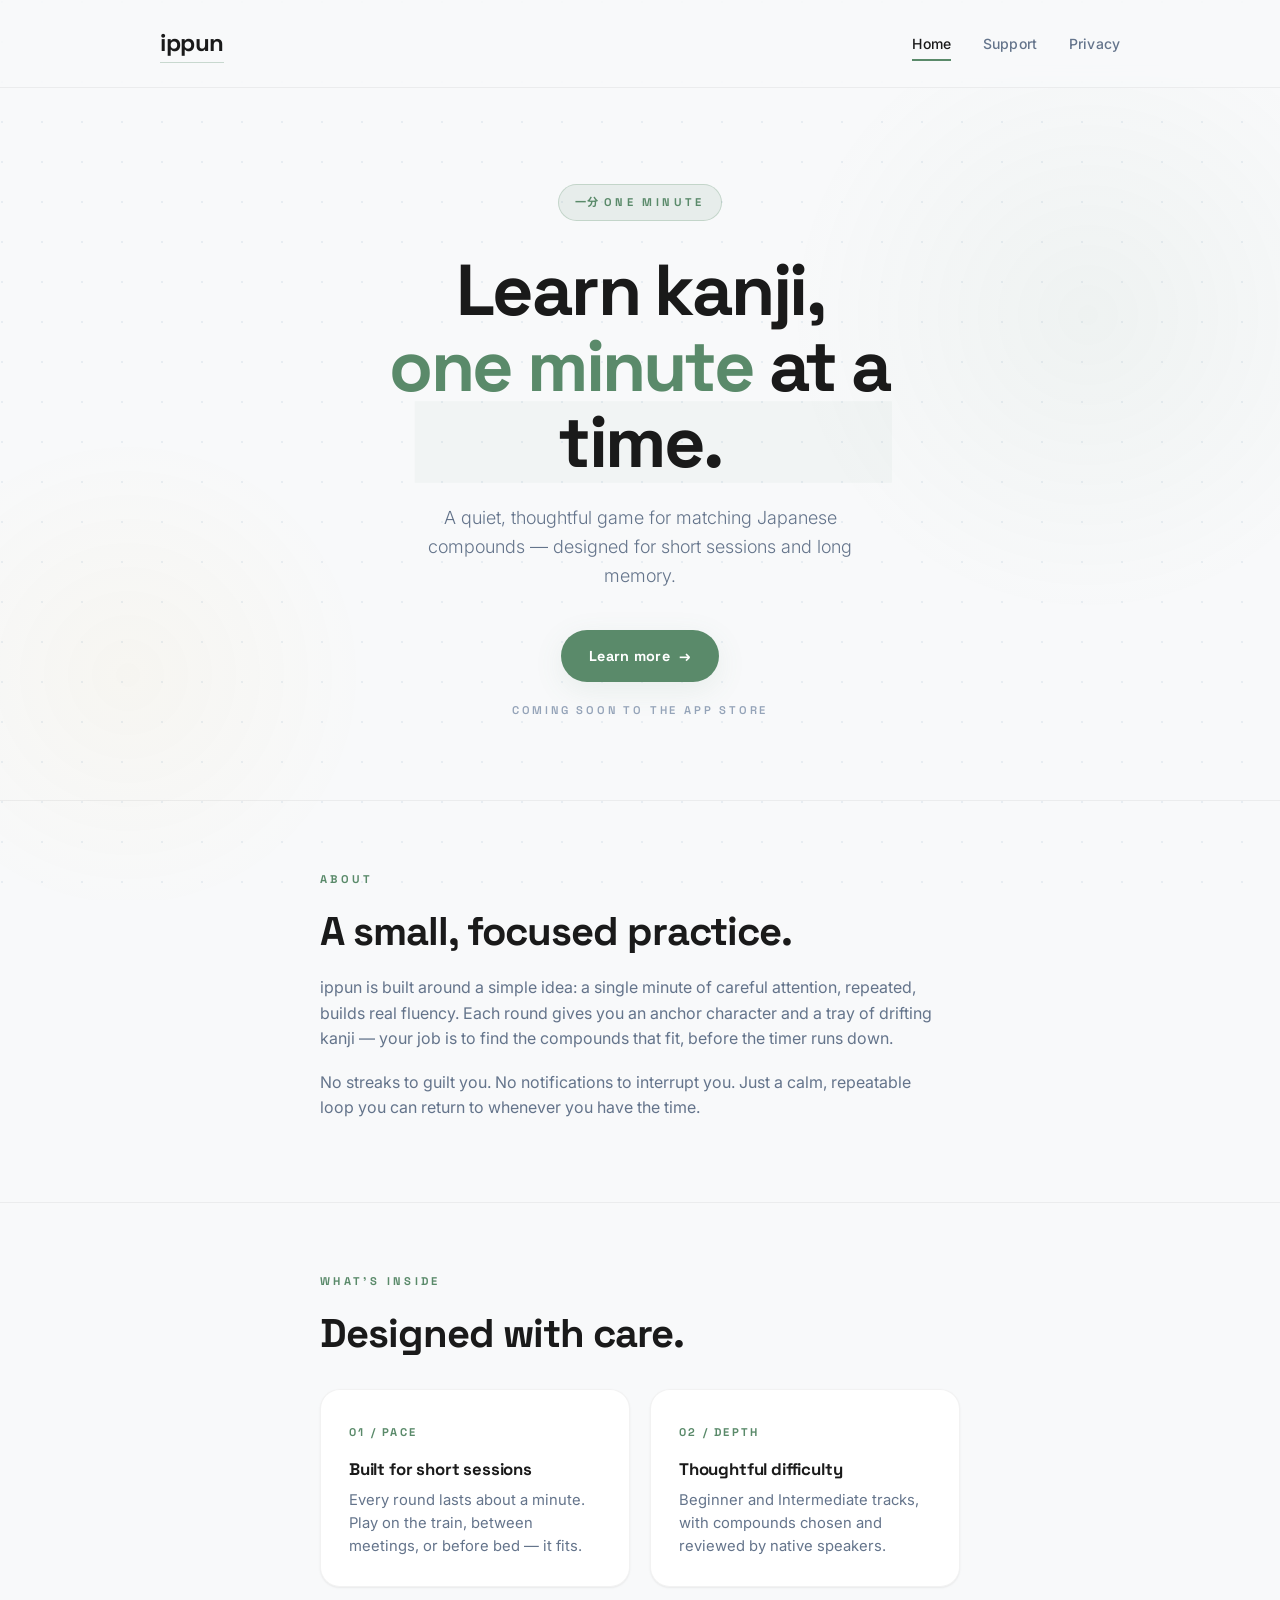
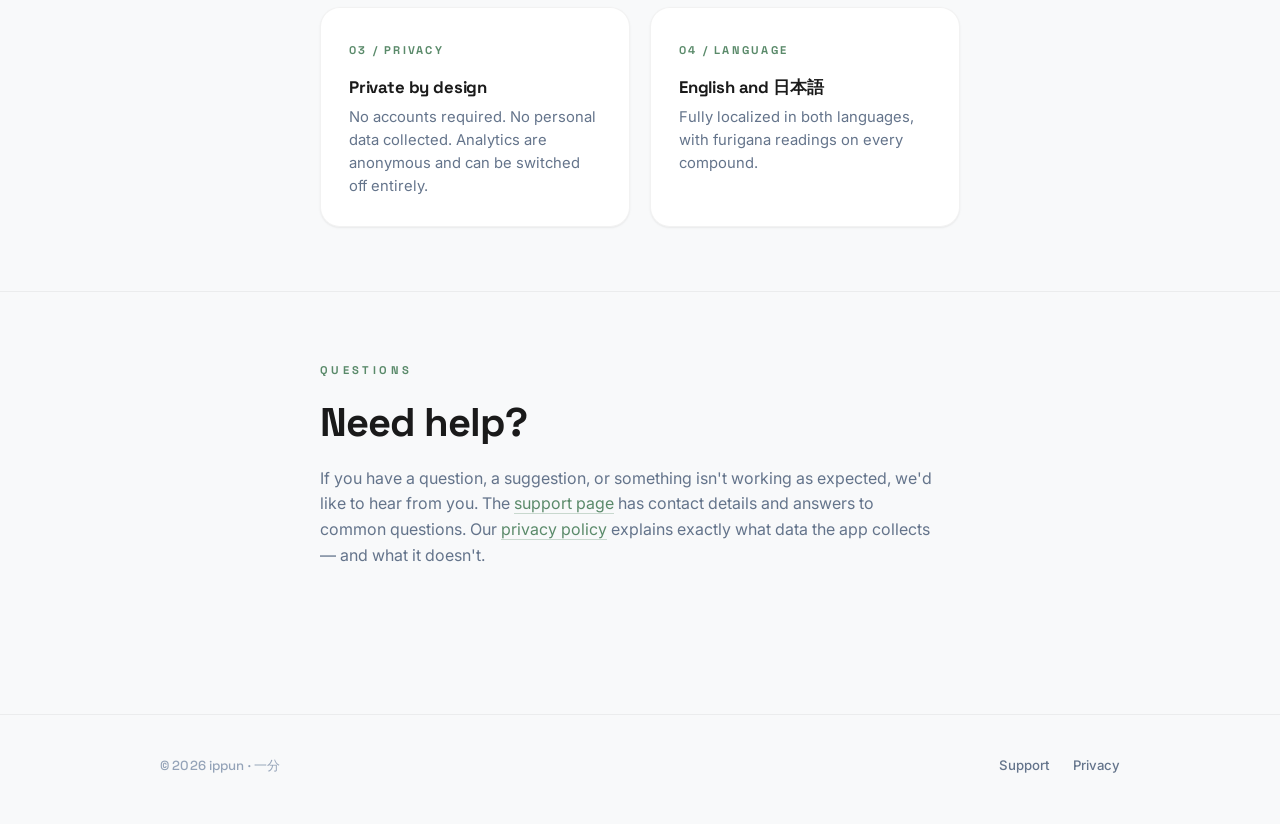
<file: index.html>
<!DOCTYPE html>
<html lang="en">
<head>
<meta charset="UTF-8">
<meta name="viewport" content="width=device-width, initial-scale=1.0">
<meta name="description" content="ippun — a quiet, thoughtful game for learning Japanese kanji through matching and rhythm.">
<title>ippun — learn kanji, one minute at a time</title>
<link rel="preconnect" href="https://fonts.googleapis.com">
<link rel="preconnect" href="https://fonts.gstatic.com" crossorigin>
<link href="https://fonts.googleapis.com/css2?family=Space+Grotesk:wght@300;400;500;600;700&family=Inter:wght@300;400;500;600;700&family=Noto+Sans+JP:wght@400;700;900&display=swap" rel="stylesheet">
<link rel="stylesheet" href="assets/style.css">
</head>
<body>

<header class="site-header">
  <div class="wrap-wide site-header-inner">
    <a href="index.html" class="brand">
      <span class="brand-name">ippun</span>
    </a>
    <nav class="primary" aria-label="Primary">
      <a href="index.html" aria-current="page">Home</a>
      <a href="support.html">Support</a>
      <a href="privacy.html">Privacy</a>
    </nav>
  </div>
</header>

<main>

  <section class="hero">
    <div class="hero-kanji-ghost" aria-hidden="true">一</div>
    <div class="wrap">
      <p class="eyebrow"><span class="jp">一分</span>One Minute</p>
      <h1>Learn kanji,<br><span class="accent">one minute</span> at a time.</h1>
      <p class="lede">A quiet, thoughtful game for matching Japanese compounds — designed for short sessions and long memory.</p>
      <a href="#about" class="hero-cta">
        Learn more
        <span aria-hidden="true">→</span>
      </a>
      <span class="hero-cta-note">Coming soon to the App Store</span>
    </div>
  </section>

  <section id="about">
    <div class="wrap">
      <p class="section-label">About</p>
      <h2>A small, focused practice.</h2>
      <p>ippun is built around a simple idea: a single minute of careful attention, repeated, builds real fluency. Each round gives you an anchor character and a tray of drifting kanji — your job is to find the compounds that fit, before the timer runs down.</p>
      <p>No streaks to guilt you. No notifications to interrupt you. Just a calm, repeatable loop you can return to whenever you have the time.</p>
    </div>
  </section>

  <section>
    <div class="wrap">
      <p class="section-label">What's inside</p>
      <h2>Designed with care.</h2>
      <div class="features">
        <div class="feature">
          <span class="feature-num">01 / Pace</span>
          <h3>Built for short sessions</h3>
          <p>Every round lasts about a minute. Play on the train, between meetings, or before bed — it fits.</p>
        </div>
        <div class="feature">
          <span class="feature-num">02 / Depth</span>
          <h3>Thoughtful difficulty</h3>
          <p>Beginner and Intermediate tracks, with compounds chosen and reviewed by native speakers.</p>
        </div>
        <div class="feature">
          <span class="feature-num">03 / Privacy</span>
          <h3>Private by design</h3>
          <p>No accounts required. No personal data collected. Analytics are anonymous and can be switched off entirely.</p>
        </div>
        <div class="feature">
          <span class="feature-num">04 / Language</span>
          <h3>English and 日本語</h3>
          <p>Fully localized in both languages, with furigana readings on every compound.</p>
        </div>
      </div>
    </div>
  </section>

  <section>
    <div class="wrap">
      <p class="section-label">Questions</p>
      <h2>Need help?</h2>
      <p>If you have a question, a suggestion, or something isn't working as expected, we'd like to hear from you. The <a href="support.html">support page</a> has contact details and answers to common questions. Our <a href="privacy.html">privacy policy</a> explains exactly what data the app collects — and what it doesn't.</p>
    </div>
  </section>

</main>

<footer class="site-footer">
  <div class="wrap-wide site-footer-inner">
    <span class="colophon">© <span id="year"></span> ippun · 一分</span>
    <nav aria-label="Footer">
      <a href="support.html">Support</a>
      <a href="privacy.html">Privacy</a>
    </nav>
  </div>
</footer>

<script>
  document.getElementById('year').textContent = new Date().getFullYear();
</script>

</body>
</html>
</file>
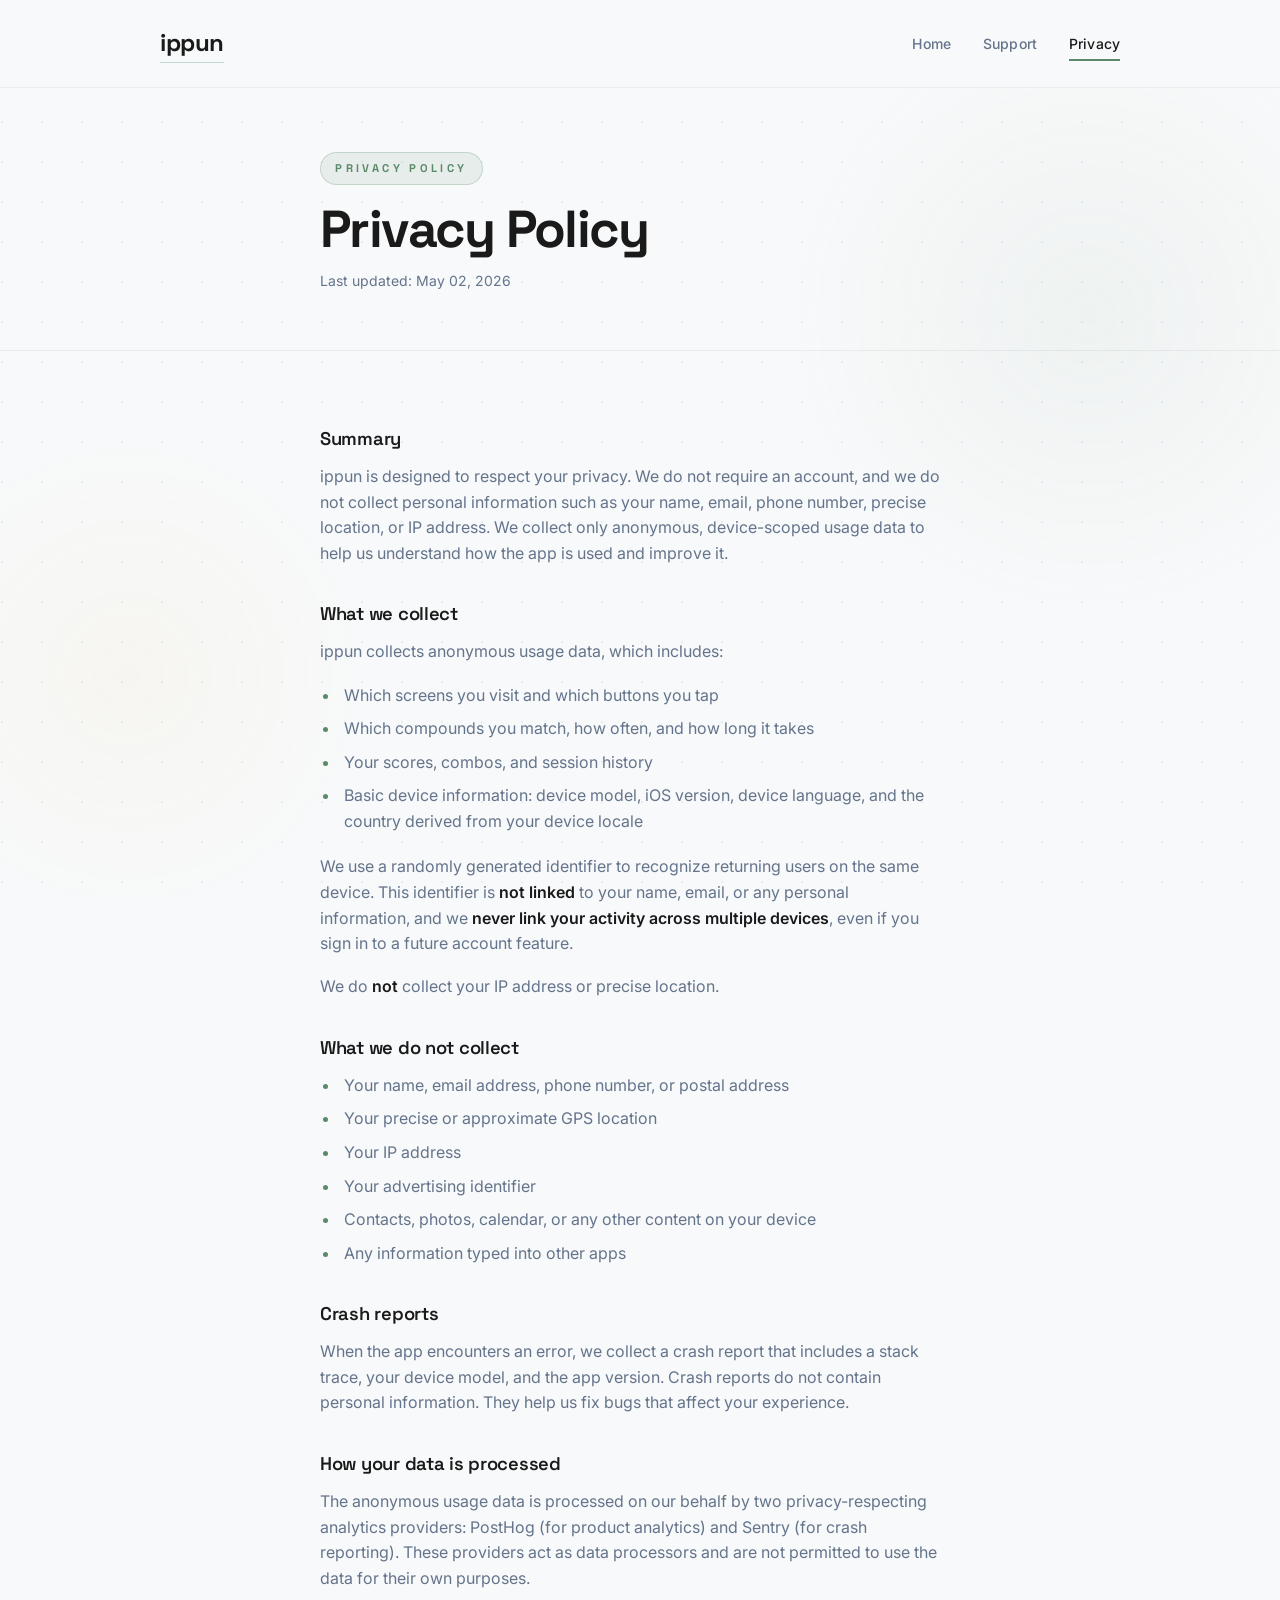
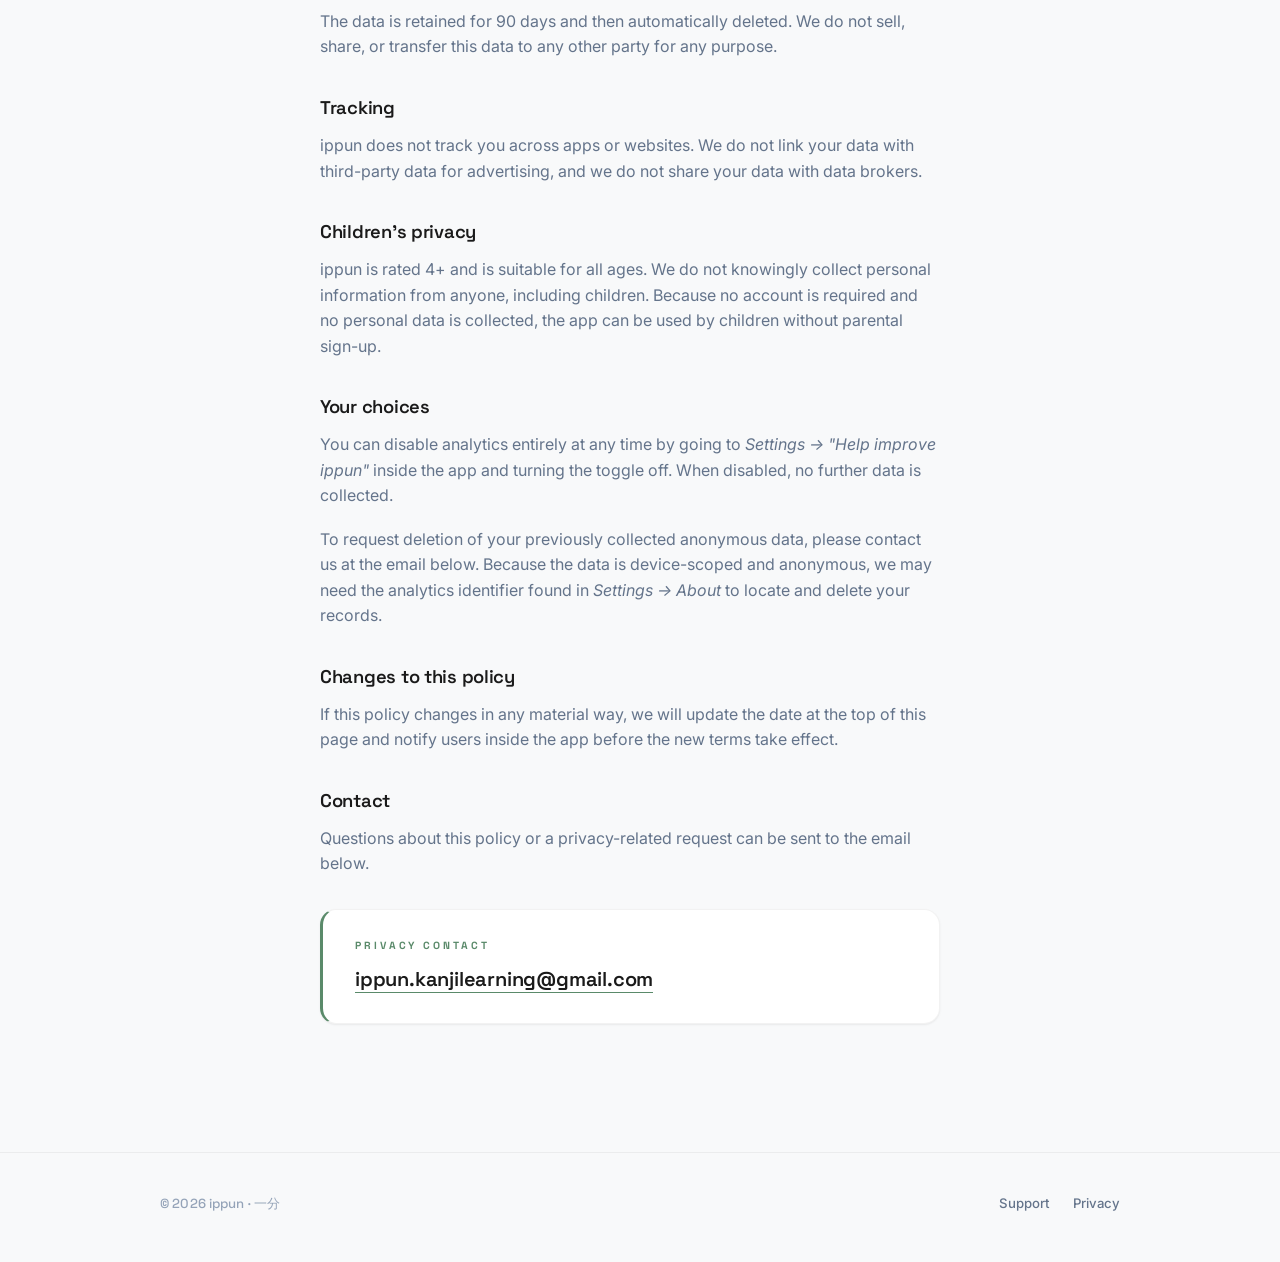
<file: privacy.html>
<!DOCTYPE html>
<html lang="en">
<head>
<meta charset="UTF-8">
<meta name="viewport" content="width=device-width, initial-scale=1.0">
<meta name="description" content="Privacy policy for ippun — what data we collect, what we don't, and how to opt out.">
<title>Privacy Policy — ippun</title>
<link rel="preconnect" href="https://fonts.googleapis.com">
<link rel="preconnect" href="https://fonts.gstatic.com" crossorigin>
<link href="https://fonts.googleapis.com/css2?family=Space+Grotesk:wght@300;400;500;600;700&family=Inter:wght@300;400;500;600;700&family=Noto+Sans+JP:wght@400;700;900&display=swap" rel="stylesheet">
<link rel="stylesheet" href="assets/style.css">
</head>
<body>

<header class="site-header">
  <div class="wrap-wide site-header-inner">
    <a href="index.html" class="brand">
      <span class="brand-name">ippun</span>
    </a>
    <nav class="primary" aria-label="Primary">
      <a href="index.html">Home</a>
      <a href="support.html">Support</a>
      <a href="privacy.html" aria-current="page">Privacy</a>
    </nav>
  </div>
</header>

<main>

  <div class="doc-header">
    <div class="wrap">
      <p class="kicker">Privacy Policy</p>
      <h1>Privacy Policy</h1>
      <p class="updated">Last updated: <span id="lastUpdated">May 02, 2026</span></p>
    </div>
  </div>

  <section class="doc-body">
    <div class="wrap">

      <h3>Summary</h3>
      <p>ippun is designed to respect your privacy. We do not require an account, and we do not collect personal information such as your name, email, phone number, precise location, or IP address. We collect only anonymous, device-scoped usage data to help us understand how the app is used and improve it.</p>

      <h3>What we collect</h3>
      <p>ippun collects anonymous usage data, which includes:</p>
      <ul>
        <li>Which screens you visit and which buttons you tap</li>
        <li>Which compounds you match, how often, and how long it takes</li>
        <li>Your scores, combos, and session history</li>
        <li>Basic device information: device model, iOS version, device language, and the country derived from your device locale</li>
      </ul>
      <p>We use a randomly generated identifier to recognize returning users on the same device. This identifier is <strong>not linked</strong> to your name, email, or any personal information, and we <strong>never link your activity across multiple devices</strong>, even if you sign in to a future account feature.</p>
      <p>We do <strong>not</strong> collect your IP address or precise location.</p>

      <h3>What we do not collect</h3>
      <ul>
        <li>Your name, email address, phone number, or postal address</li>
        <li>Your precise or approximate GPS location</li>
        <li>Your IP address</li>
        <li>Your advertising identifier</li>
        <li>Contacts, photos, calendar, or any other content on your device</li>
        <li>Any information typed into other apps</li>
      </ul>

      <h3>Crash reports</h3>
      <p>When the app encounters an error, we collect a crash report that includes a stack trace, your device model, and the app version. Crash reports do not contain personal information. They help us fix bugs that affect your experience.</p>

      <h3>How your data is processed</h3>
      <p>The anonymous usage data is processed on our behalf by two privacy-respecting analytics providers: PostHog (for product analytics) and Sentry (for crash reporting). These providers act as data processors and are not permitted to use the data for their own purposes.</p>
      <p>The data is retained for 90 days and then automatically deleted. We do not sell, share, or transfer this data to any other party for any purpose.</p>

      <h3>Tracking</h3>
      <p>ippun does not track you across apps or websites. We do not link your data with third-party data for advertising, and we do not share your data with data brokers.</p>

      <h3>Children's privacy</h3>
      <p>ippun is rated 4+ and is suitable for all ages. We do not knowingly collect personal information from anyone, including children. Because no account is required and no personal data is collected, the app can be used by children without parental sign-up.</p>

      <h3>Your choices</h3>
      <p>You can disable analytics entirely at any time by going to <em>Settings → "Help improve ippun"</em> inside the app and turning the toggle off. When disabled, no further data is collected.</p>
      <p>To request deletion of your previously collected anonymous data, please contact us at the email below. Because the data is device-scoped and anonymous, we may need the analytics identifier found in <em>Settings → About</em> to locate and delete your records.</p>

      <h3>Changes to this policy</h3>
      <p>If this policy changes in any material way, we will update the date at the top of this page and notify users inside the app before the new terms take effect.</p>

      <h3>Contact</h3>
      <p>Questions about this policy or a privacy-related request can be sent to the email below.</p>

      <div class="contact-card">
        <div class="label">Privacy contact</div>
        <div class="value"><a href="mailto:ippun.kanjilearning@gmail.com">ippun.kanjilearning@gmail.com</a></div>
      </div>

    </div>
  </section>

</main>

<footer class="site-footer">
  <div class="wrap-wide site-footer-inner">
    <span class="colophon">© <span id="year"></span> ippun · 一分</span>
    <nav aria-label="Footer">
      <a href="support.html">Support</a>
      <a href="privacy.html">Privacy</a>
    </nav>
  </div>
</footer>

<script>
  document.getElementById('year').textContent = new Date().getFullYear();
</script>

</body>
</html>
</file>
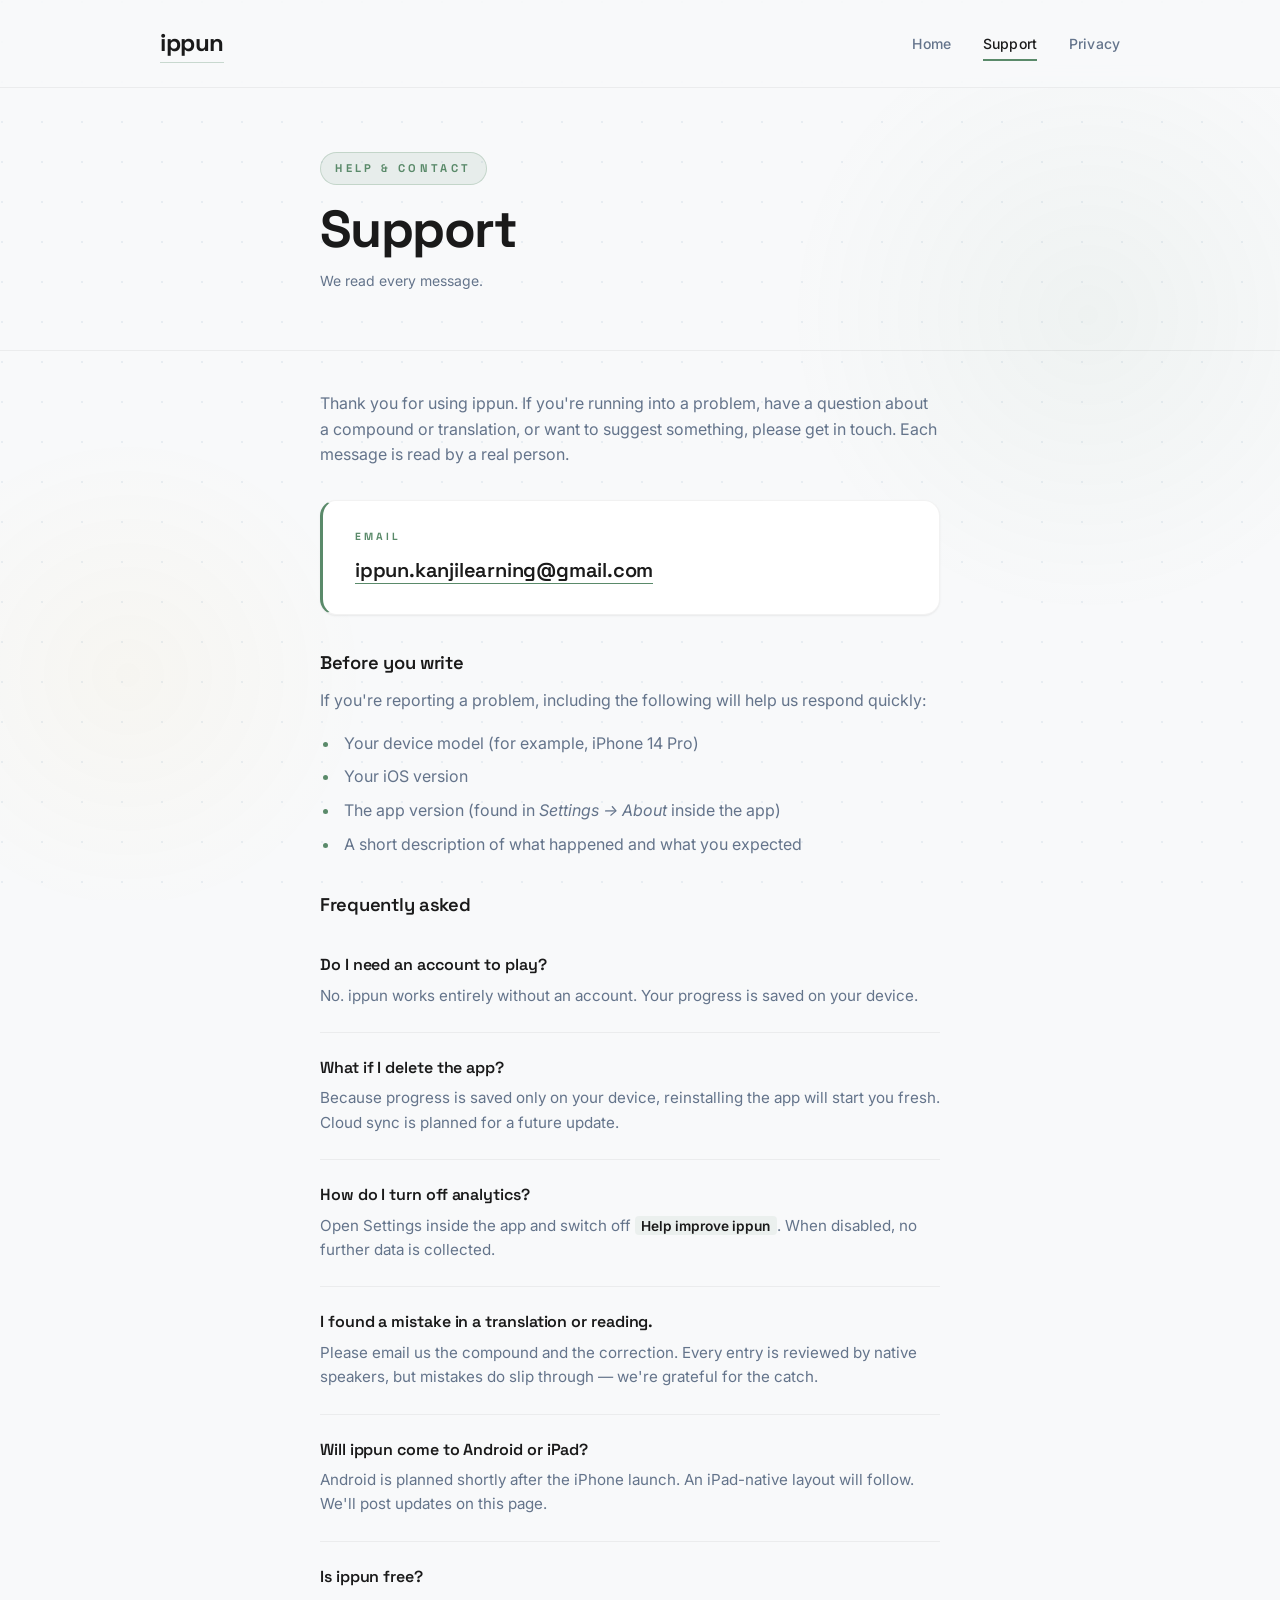
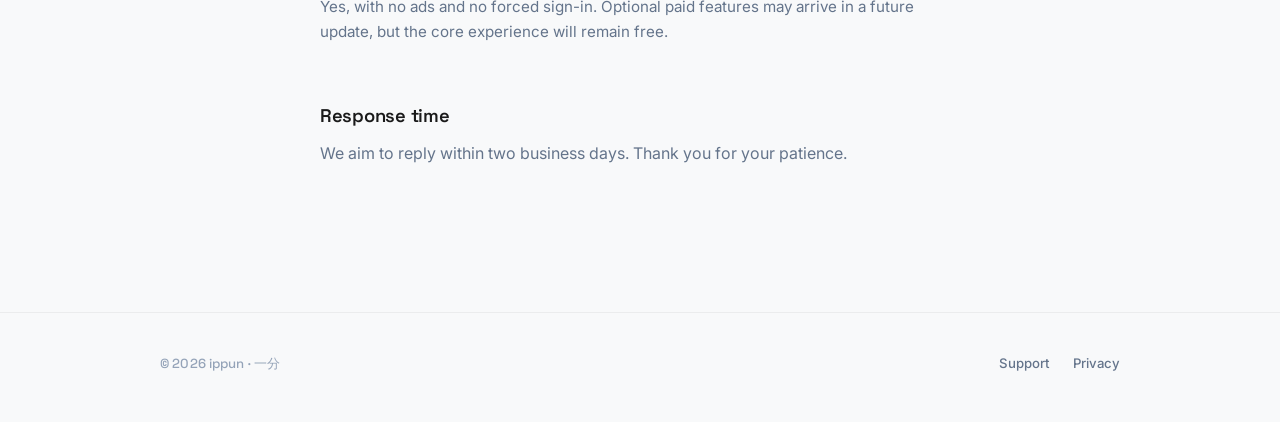
<file: support.html>
<!DOCTYPE html>
<html lang="en">
<head>
<meta charset="UTF-8">
<meta name="viewport" content="width=device-width, initial-scale=1.0">
<meta name="description" content="Support for ippun — contact us, get help, and read answers to common questions.">
<title>Support — ippun</title>
<link rel="preconnect" href="https://fonts.googleapis.com">
<link rel="preconnect" href="https://fonts.gstatic.com" crossorigin>
<link href="https://fonts.googleapis.com/css2?family=Space+Grotesk:wght@300;400;500;600;700&family=Inter:wght@300;400;500;600;700&family=Noto+Sans+JP:wght@400;700;900&display=swap" rel="stylesheet">
<link rel="stylesheet" href="assets/style.css">
</head>
<body>

<header class="site-header">
  <div class="wrap-wide site-header-inner">
    <a href="index.html" class="brand">
      <span class="brand-name">ippun</span>
    </a>
    <nav class="primary" aria-label="Primary">
      <a href="index.html">Home</a>
      <a href="support.html" aria-current="page">Support</a>
      <a href="privacy.html">Privacy</a>
    </nav>
  </div>
</header>

<main>

  <div class="doc-header">
    <div class="wrap">
      <p class="kicker">Help & Contact</p>
      <h1>Support</h1>
      <p class="updated">We read every message.</p>
    </div>
  </div>

  <section class="doc-body">
    <div class="wrap">

      <p>Thank you for using ippun. If you're running into a problem, have a question about a compound or translation, or want to suggest something, please get in touch. Each message is read by a real person.</p>

      <div class="contact-card">
        <div class="label">Email</div>
        <div class="value"><a href="mailto:ippun.kanjilearning@gmail.com">ippun.kanjilearning@gmail.com</a></div>
      </div>

      <h3>Before you write</h3>
      <p>If you're reporting a problem, including the following will help us respond quickly:</p>
      <ul>
        <li>Your device model (for example, iPhone 14 Pro)</li>
        <li>Your iOS version</li>
        <li>The app version (found in <em>Settings → About</em> inside the app)</li>
        <li>A short description of what happened and what you expected</li>
      </ul>

      <h3>Frequently asked</h3>

      <div class="faq-item">
        <h3>Do I need an account to play?</h3>
        <p>No. ippun works entirely without an account. Your progress is saved on your device.</p>
      </div>

      <div class="faq-item">
        <h3>What if I delete the app?</h3>
        <p>Because progress is saved only on your device, reinstalling the app will start you fresh. Cloud sync is planned for a future update.</p>
      </div>

      <div class="faq-item">
        <h3>How do I turn off analytics?</h3>
        <p>Open Settings inside the app and switch off <em>Help improve ippun</em>. When disabled, no further data is collected.</p>
      </div>

      <div class="faq-item">
        <h3>I found a mistake in a translation or reading.</h3>
        <p>Please email us the compound and the correction. Every entry is reviewed by native speakers, but mistakes do slip through — we're grateful for the catch.</p>
      </div>

      <div class="faq-item">
        <h3>Will ippun come to Android or iPad?</h3>
        <p>Android is planned shortly after the iPhone launch. An iPad-native layout will follow. We'll post updates on this page.</p>
      </div>

      <div class="faq-item">
        <h3>Is ippun free?</h3>
        <p>Yes, with no ads and no forced sign-in. Optional paid features may arrive in a future update, but the core experience will remain free.</p>
      </div>

      <h3>Response time</h3>
      <p>We aim to reply within two business days. Thank you for your patience.</p>

    </div>
  </section>

</main>

<footer class="site-footer">
  <div class="wrap-wide site-footer-inner">
    <span class="colophon">© <span id="year"></span> ippun · 一分</span>
    <nav aria-label="Footer">
      <a href="support.html">Support</a>
      <a href="privacy.html">Privacy</a>
    </nav>
  </div>
</footer>

<script>
  document.getElementById('year').textContent = new Date().getFullYear();
</script>

</body>
</html>
</file>
<file: assets/style.css>
/* ippun — Light Matcha (Zen Minimalist)
   Exact theme tokens mirrored from src/theme/palettes/light.ts
   Fonts & aesthetic match stitch-style-ref/light_theme/code.html */

:root {
  /* Core palette — from lightPalette */
  --background: #F8F9FA;
  --surface: #FFFFFF;
  --primary: #5A8A6A;              /* Matcha green, muted, earthy */
  --accent-secondary: #D4A017;     /* Warm gold */
  --primary-contrast: #FFFFFF;

  /* Text */
  --text-primary: #1A1A1A;
  --text-secondary: #64748b;
  --text-tertiary: #94a3b8;

  /* Borders & subtle surfaces */
  --card-border: rgba(0, 0, 0, 0.05);
  --border-subtle: rgba(0, 0, 0, 0.05);
  --accent-bg: rgba(90, 138, 106, 0.08);
  --badge-bg: rgba(90, 138, 106, 0.10);
  --badge-border: rgba(90, 138, 106, 0.25);

  /* Soft shadows — the "soft" shadow style of the light theme */
  --shadow-sm: 0 1px 2px rgba(0, 0, 0, 0.04), 0 1px 3px rgba(0, 0, 0, 0.04);
  --shadow-md: 0 4px 12px rgba(0, 0, 0, 0.06), 0 1px 3px rgba(0, 0, 0, 0.04);
  --shadow-lg: 0 10px 30px rgba(0, 0, 0, 0.08), 0 2px 6px rgba(0, 0, 0, 0.04);
  --shadow-glow: 0 8px 30px rgba(90, 138, 106, 0.10);

  /* Typography — matches tailwind.config.fontFamily */
  --font-headline: "Space Grotesk", -apple-system, BlinkMacSystemFont, sans-serif;
  --font-body: "Inter", -apple-system, BlinkMacSystemFont, sans-serif;
  --font-kanji: "Noto Sans JP", sans-serif;

  --measure: 62ch;
  --gutter: clamp(1.25rem, 4vw, 2.5rem);
}

*, *::before, *::after { box-sizing: border-box; }

html { scroll-behavior: smooth; }

body {
  margin: 0;
  background: var(--background);
  color: var(--text-primary);
  font-family: var(--font-body);
  font-size: 16px;
  font-weight: 400;
  line-height: 1.6;
  -webkit-font-smoothing: antialiased;
  -moz-osx-font-smoothing: grayscale;
  min-height: 100vh;
  position: relative;
}

/* Radial dot pattern — the signature background of the light theme reference */
body::before {
  content: "";
  position: fixed;
  inset: 0;
  pointer-events: none;
  z-index: 0;
  opacity: 0.35;
  background-image: radial-gradient(circle at 2px 2px, #cbd5e1 1px, transparent 0);
  background-size: 40px 40px;
}

/* Soft matcha glow bloom, echoes the reference's primary/5 blurred circles */
body::after {
  content: "";
  position: fixed;
  inset: 0;
  pointer-events: none;
  z-index: 0;
  background:
    radial-gradient(500px circle at 85% 35%, rgba(90, 138, 106, 0.06), transparent 60%),
    radial-gradient(400px circle at 10% 75%, rgba(212, 160, 23, 0.04), transparent 60%);
}

.site-header, main, .site-footer { position: relative; z-index: 1; }

/* ─── Layout ─────────────────────────────────────────── */

.wrap {
  max-width: 720px;
  margin: 0 auto;
  padding: 0 var(--gutter);
}

.wrap-wide {
  max-width: 1040px;
  margin: 0 auto;
  padding: 0 var(--gutter);
}

/* ─── Header ─────────────────────────────────────────── */

.site-header {
  padding: 1.5rem 0;
  background: rgba(248, 249, 250, 0.80);
  backdrop-filter: blur(20px);
  -webkit-backdrop-filter: blur(20px);
  border-bottom: 1px solid var(--card-border);
  position: sticky;
  top: 0;
  z-index: 50;
}

.site-header-inner {
  display: flex;
  align-items: center;
  justify-content: space-between;
  gap: 1.5rem;
  flex-wrap: wrap;
}

.brand {
  display: inline-flex;
  align-items: center;
  gap: 0.65rem;
  text-decoration: none;
  color: var(--text-primary);
}

.brand-mark {
  width: 32px;
  height: 32px;
  flex-shrink: 0;
}

.brand-name {
  font-family: var(--font-headline);
  font-size: 1.5rem;
  font-weight: 700;
  letter-spacing: -0.02em;
  color: var(--text-primary);
}

nav.primary {
  display: flex;
  gap: 2rem;
  align-items: center;
}

nav.primary a {
  color: var(--text-secondary);
  text-decoration: none;
  font-family: var(--font-body);
  font-size: 0.875rem;
  font-weight: 500;
  letter-spacing: 0.01em;
  padding: 0.25rem 0;
  position: relative;
  transition: color 0.2s ease;
  border-bottom: none;
}

nav.primary a::after {
  content: "";
  position: absolute;
  bottom: -2px;
  left: 0;
  right: 0;
  height: 1.5px;
  background: var(--primary);
  transform: scaleX(0);
  transform-origin: left;
  transition: transform 0.25s ease;
}

nav.primary a:hover,
nav.primary a[aria-current="page"] {
  color: var(--text-primary);
}

nav.primary a[aria-current="page"]::after,
nav.primary a:hover::after {
  transform: scaleX(1);
}

/* ─── Hero / Landing ─────────────────────────────────── */

.hero {
  padding: 6rem 0 5rem;
  text-align: center;
  position: relative;
}

.hero .eyebrow {
  display: inline-block;
  font-family: var(--font-headline);
  font-size: 0.7rem;
  text-transform: uppercase;
  letter-spacing: 0.3em;
  color: var(--primary);
  font-weight: 700;
  margin-bottom: 2rem;
  padding: 0.5rem 1rem;
  background: var(--badge-bg);
  border: 1px solid var(--badge-border);
  border-radius: 999px;
}

.hero .eyebrow .jp {
  font-family: var(--font-kanji);
  font-weight: 700;
  letter-spacing: 0.05em;
  margin-right: 0.35rem;
}

.hero h1 {
  font-family: var(--font-headline);
  font-weight: 700;
  font-size: clamp(2.5rem, 6.5vw, 4.5rem);
  line-height: 1.05;
  letter-spacing: -0.035em;
  margin: 0 0 1.5rem;
  color: var(--text-primary);
}

.hero h1 .accent {
  color: var(--primary);
  font-weight: 700;
}

.hero .lede {
  font-family: var(--font-body);
  font-size: 1.125rem;
  font-weight: 300;
  color: var(--text-secondary);
  max-width: 44ch;
  margin: 0 auto 2.5rem;
  line-height: 1.6;
}

.hero-cta {
  display: inline-flex;
  align-items: center;
  gap: 0.55rem;
  padding: 0.9rem 1.75rem;
  background: var(--primary);
  color: var(--primary-contrast);
  text-decoration: none;
  border-radius: 999px;
  font-family: var(--font-headline);
  font-size: 0.9rem;
  font-weight: 700;
  letter-spacing: 0.02em;
  box-shadow: var(--shadow-glow);
  transition: transform 0.2s ease, box-shadow 0.2s ease;
  border-bottom: none;
}

.hero-cta:hover {
  transform: translateY(-1px);
  box-shadow: 0 12px 40px rgba(90, 138, 106, 0.18);
  color: var(--primary-contrast);
}

.hero-cta-note {
  display: block;
  margin-top: 1.25rem;
  font-family: var(--font-headline);
  font-size: 0.7rem;
  text-transform: uppercase;
  letter-spacing: 0.25em;
  color: var(--text-tertiary);
  font-weight: 600;
}

/* Giant ghost kanji behind the hero — "一" (one) for "ippun / 一分" */
.hero-kanji-ghost {
  position: absolute;
  top: 50%;
  left: 50%;
  transform: translate(-50%, -55%);
  font-family: var(--font-kanji);
  font-weight: 900;
  font-size: clamp(18rem, 45vw, 32rem);
  color: var(--primary);
  opacity: 0.04;
  line-height: 1;
  letter-spacing: -0.05em;
  pointer-events: none;
  user-select: none;
  z-index: -1;
}

/* ─── Sections ───────────────────────────────────────── */

section {
  padding: 4rem 0;
}

section + section {
  border-top: 1px solid var(--border-subtle);
}

.section-label {
  display: inline-block;
  font-family: var(--font-headline);
  font-size: 0.7rem;
  text-transform: uppercase;
  letter-spacing: 0.3em;
  color: var(--primary);
  margin-bottom: 1.25rem;
  font-weight: 700;
}

h2 {
  font-family: var(--font-headline);
  font-weight: 700;
  font-size: clamp(1.75rem, 3.5vw, 2.5rem);
  line-height: 1.15;
  letter-spacing: -0.025em;
  margin: 0 0 1.25rem;
  color: var(--text-primary);
}

h3 {
  font-family: var(--font-headline);
  font-weight: 600;
  font-size: 1.15rem;
  line-height: 1.35;
  margin: 2.25rem 0 0.75rem;
  color: var(--text-primary);
  letter-spacing: -0.015em;
}

p {
  margin: 0 0 1.1rem;
  max-width: var(--measure);
  color: var(--text-secondary);
  font-weight: 400;
}

p strong { color: var(--text-primary); font-weight: 600; }

a {
  color: var(--primary);
  text-decoration: none;
  border-bottom: 1px solid rgba(90, 138, 106, 0.3);
  transition: border-color 0.2s ease, color 0.2s ease;
}

a:hover {
  color: var(--text-primary);
  border-bottom-color: var(--text-primary);
}

/* Features grid on landing */
.features {
  display: grid;
  grid-template-columns: repeat(auto-fit, minmax(240px, 1fr));
  gap: 1.25rem;
  margin-top: 2rem;
}

.feature {
  background: var(--surface);
  border: 1px solid var(--card-border);
  border-radius: 20px;
  padding: 1.75rem;
  box-shadow: var(--shadow-sm);
  transition: transform 0.2s ease, box-shadow 0.2s ease, border-color 0.2s ease;
}

.feature:hover {
  transform: translateY(-2px);
  box-shadow: var(--shadow-md);
  border-color: rgba(90, 138, 106, 0.20);
}

.feature .feature-num {
  display: inline-block;
  font-family: var(--font-headline);
  font-size: 0.7rem;
  color: var(--primary);
  margin-bottom: 1rem;
  letter-spacing: 0.2em;
  font-weight: 700;
  text-transform: uppercase;
}

.feature h3 {
  margin: 0 0 0.5rem;
  font-size: 1.05rem;
  font-weight: 700;
  font-family: var(--font-headline);
  letter-spacing: -0.01em;
  color: var(--text-primary);
}

.feature p {
  font-size: 0.925rem;
  margin: 0;
  line-height: 1.55;
}

/* ─── Document pages (support, privacy) ──────────────── */

.doc-header {
  padding: 4rem 0 2.5rem;
  border-bottom: 1px solid var(--border-subtle);
}

.doc-header .kicker {
  display: inline-block;
  font-family: var(--font-headline);
  font-size: 0.7rem;
  text-transform: uppercase;
  letter-spacing: 0.3em;
  color: var(--primary);
  margin-bottom: 1rem;
  font-weight: 700;
  padding: 0.4rem 0.9rem;
  background: var(--badge-bg);
  border: 1px solid var(--badge-border);
  border-radius: 999px;
}

.doc-header h1 {
  font-family: var(--font-headline);
  font-weight: 700;
  font-size: clamp(2.25rem, 5vw, 3.25rem);
  line-height: 1.1;
  letter-spacing: -0.03em;
  margin: 0 0 0.75rem;
  color: var(--text-primary);
}

.doc-header .updated {
  font-size: 0.875rem;
  color: var(--text-secondary);
  font-family: var(--font-body);
  font-weight: 400;
}

.doc-body {
  padding: 2.5rem 0 4rem;
}

.doc-body ul {
  padding-left: 1.25rem;
  margin: 0 0 1.25rem;
  max-width: var(--measure);
  color: var(--text-secondary);
}

.doc-body li {
  margin-bottom: 0.5rem;
  padding-left: 0.25rem;
}

.doc-body li::marker {
  color: var(--primary);
}

/* Contact card */
.contact-card {
  margin-top: 2rem;
  padding: 1.75rem 2rem;
  background: var(--surface);
  border: 1px solid var(--card-border);
  border-left: 3px solid var(--primary);
  border-radius: 16px;
  max-width: var(--measure);
  box-shadow: var(--shadow-sm);
}

.contact-card .label {
  font-family: var(--font-headline);
  font-size: 0.65rem;
  text-transform: uppercase;
  letter-spacing: 0.28em;
  color: var(--primary);
  margin-bottom: 0.5rem;
  font-weight: 700;
}

.contact-card .value {
  font-family: var(--font-headline);
  font-size: 1.25rem;
  font-weight: 600;
  color: var(--text-primary);
  word-break: break-word;
  letter-spacing: -0.01em;
}

.contact-card .value a {
  color: var(--text-primary);
  border-bottom: 1.5px solid var(--primary);
}

.contact-card .value a:hover {
  color: var(--primary);
}

/* FAQ */
.faq-item {
  padding: 1.5rem 0;
  border-bottom: 1px solid var(--border-subtle);
  max-width: var(--measure);
}

.faq-item:last-of-type { border-bottom: none; }

.faq-item h3 {
  margin: 0 0 0.5rem;
  font-size: 1rem;
  font-family: var(--font-headline);
  font-weight: 600;
  color: var(--text-primary);
  letter-spacing: -0.005em;
}

.faq-item p {
  margin: 0;
  font-size: 0.95rem;
  line-height: 1.6;
}

.faq-item em {
  font-style: normal;
  font-weight: 600;
  color: var(--text-primary);
  background: var(--accent-bg);
  padding: 0.1rem 0.4rem;
  border-radius: 4px;
  font-size: 0.9em;
}

/* ─── Footer ─────────────────────────────────────────── */

.site-footer {
  margin-top: 4rem;
  padding: 2.5rem 0 3rem;
  border-top: 1px solid var(--border-subtle);
  font-size: 0.825rem;
  color: var(--text-tertiary);
}

.site-footer-inner {
  display: flex;
  justify-content: space-between;
  align-items: center;
  gap: 1rem;
  flex-wrap: wrap;
}

.site-footer .colophon {
  font-family: var(--font-headline);
  font-weight: 500;
  letter-spacing: 0.01em;
}

.site-footer nav {
  display: flex;
  gap: 1.5rem;
}

.site-footer a {
  color: var(--text-secondary);
  border-bottom: none;
  font-family: var(--font-body);
  font-weight: 500;
}

.site-footer a:hover { color: var(--primary); }

/* ─── Animations ─────────────────────────────────────── */

@keyframes rise {
  from { opacity: 0; transform: translateY(12px); }
  to   { opacity: 1; transform: translateY(0); }
}

.hero .eyebrow   { animation: rise 0.7s ease 0.05s both; }
.hero h1         { animation: rise 0.7s ease 0.15s both; }
.hero .lede      { animation: rise 0.7s ease 0.30s both; }
.hero-cta        { animation: rise 0.7s ease 0.45s both; }
.hero-cta-note   { animation: rise 0.7s ease 0.55s both; }

@media (prefers-reduced-motion: reduce) {
  *, *::before, *::after {
    animation-duration: 0.01ms !important;
    transition-duration: 0.01ms !important;
    scroll-behavior: auto !important;
  }
}

/* ─── Responsive ─────────────────────────────────────── */

@media (max-width: 640px) {
  .site-header { padding: 1rem 0; }
  nav.primary { gap: 1.25rem; }
  nav.primary a { font-size: 0.825rem; }
  .hero { padding: 4rem 0 3rem; }
  .hero-kanji-ghost { font-size: 18rem; }
  section { padding: 3rem 0; }
  .feature { padding: 1.5rem; }
  .site-footer-inner { flex-direction: column; align-items: flex-start; }
  .site-footer nav { gap: 1.25rem; }
}
</file>
